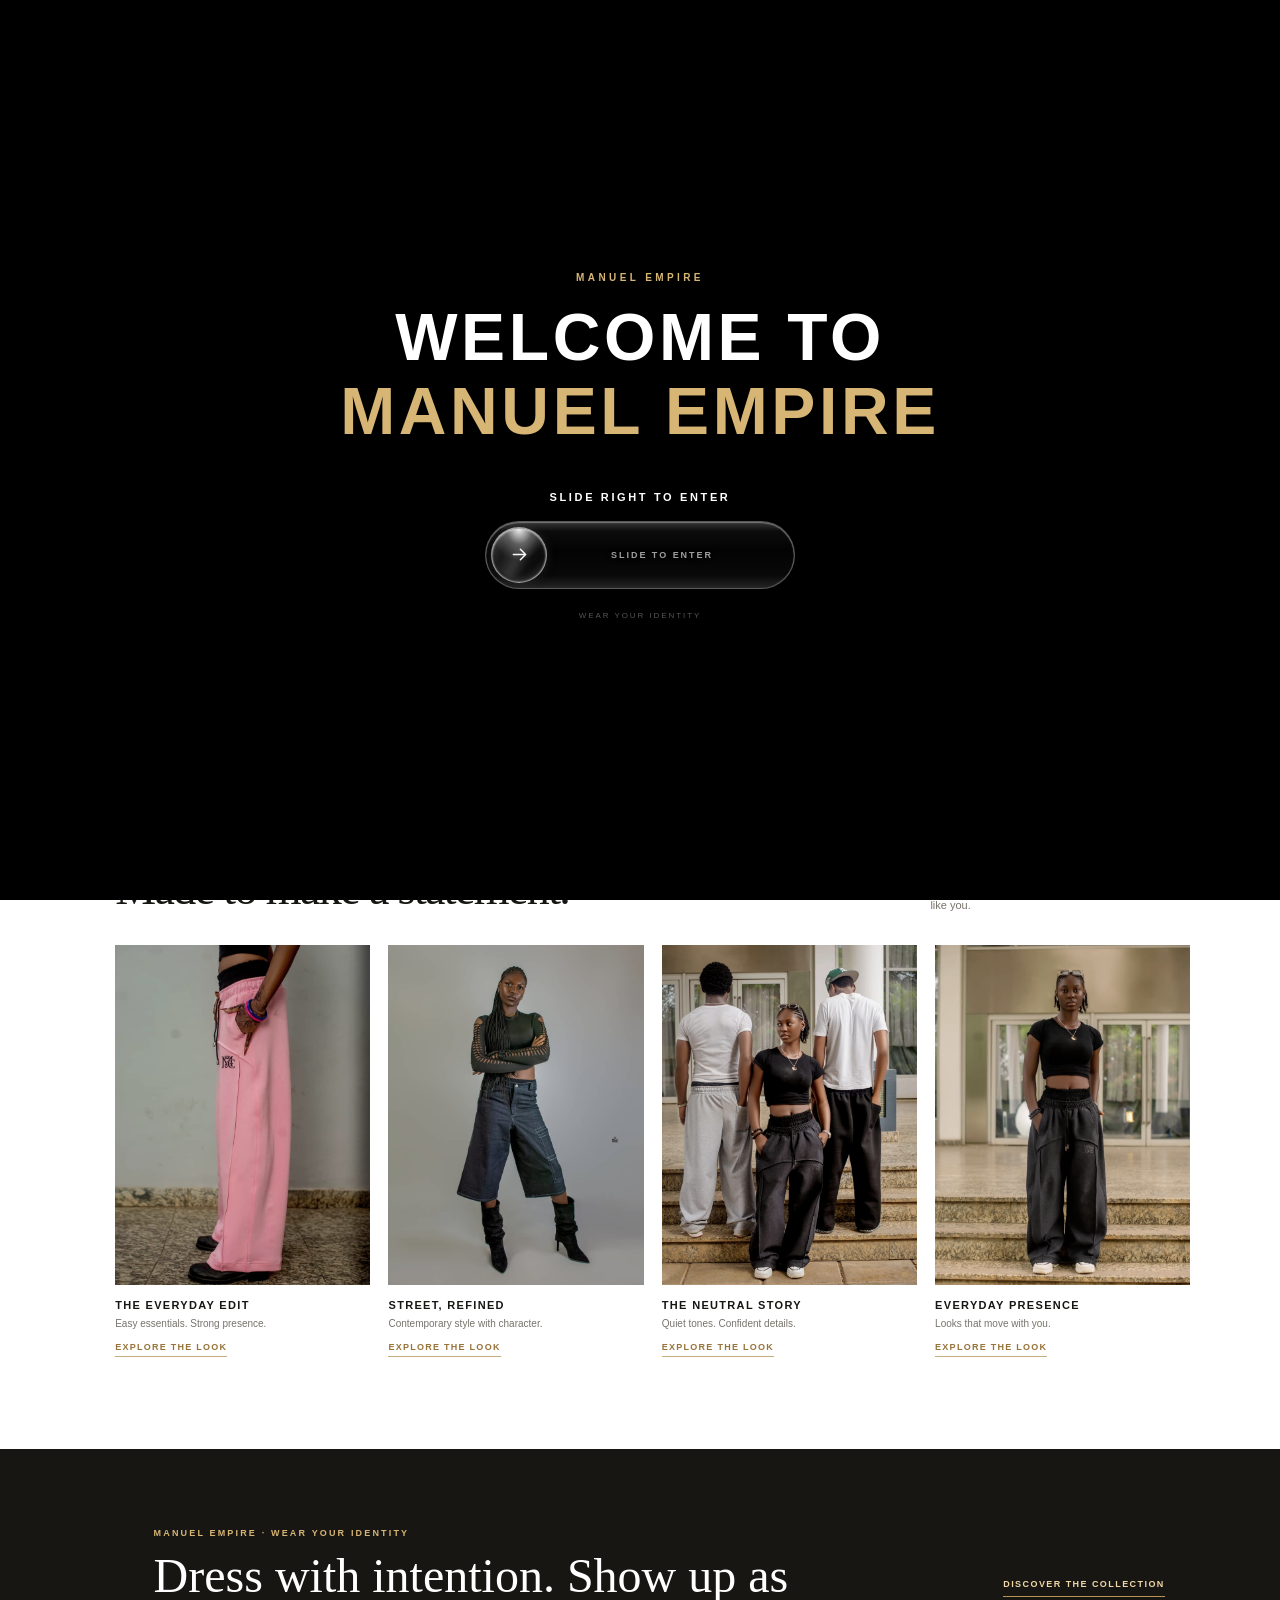
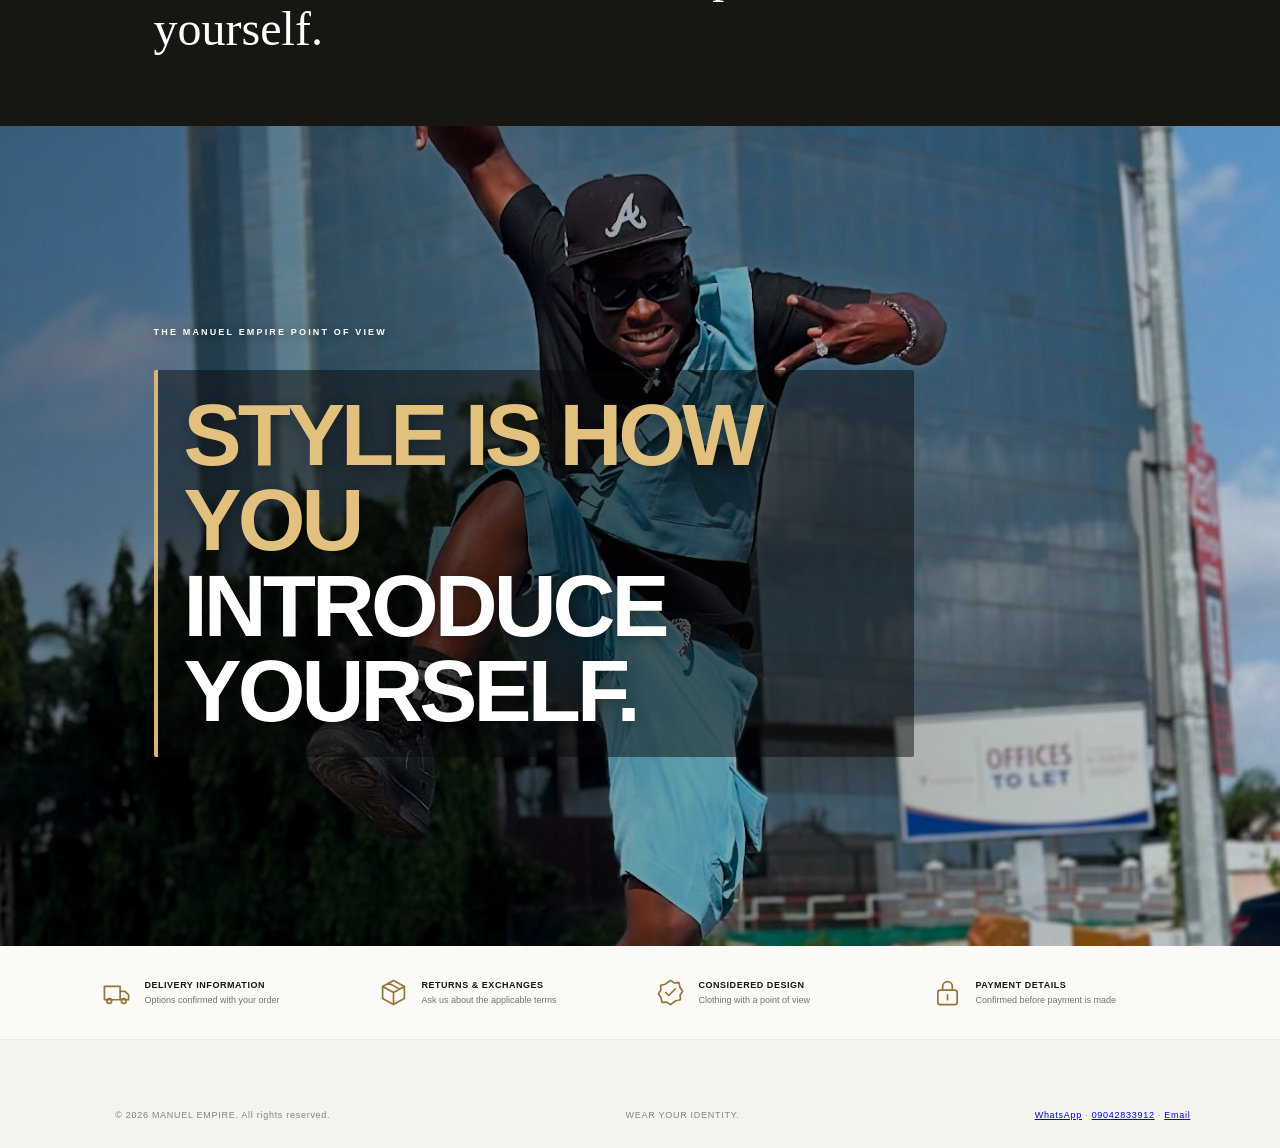
<file: index.html>
<!doctype html>
<html lang="en">
<head>
<meta charset="UTF-8">
<meta name="viewport" content="width=device-width, initial-scale=1.0">
<meta name="theme-color" content="#ffffff">
<title>MANUEL EMPIRE</title>
<style>
:root{--gold:#b89452;--gold-deep:#98743a;--ink:#171613;--paper:#fff;--ivory:#f5f3ee;--muted:#77736b}
*{box-sizing:border-box}
html{scroll-behavior:smooth}
body{margin:0;background:var(--paper);color:var(--ink);font-family:Arial,Helvetica,sans-serif}
.site-header{height:82px;display:flex;align-items:center;justify-content:center;padding:0 5vw;background:linear-gradient(180deg,rgba(255,255,255,.22) 0%,rgba(255,255,255,.09) 55%,rgba(255,255,255,.055) 100%);position:fixed;top:0;left:0;width:100%;z-index:30;border:0;box-shadow:inset 0 1px 0 rgba(255,255,255,.52),inset 0 -1px 0 rgba(255,255,255,.12),0 8px 28px rgba(25,20,12,.08);backdrop-filter:blur(38px) saturate(185%);-webkit-backdrop-filter:blur(38px) saturate(185%);isolation:isolate;overflow:hidden}.brand{position:relative;z-index:1}.brand{position:relative;z-index:1}
.brand{margin:0;color:#fff;font-family:Georgia,'Times New Roman',serif;font-size:22px;font-weight:600;letter-spacing:.16em;white-space:nowrap;text-align:center;text-shadow:0 1px 12px rgba(0,0,0,.28)}
.header-note{color:#615c52;font-size:10px;letter-spacing:.18em;text-transform:uppercase}
.side-nav{position:fixed;left:2.8vw;top:50%;transform:translateY(-50%);display:flex;flex-direction:column;align-items:center;gap:14px;padding:14px 8px;width:60px;z-index:20;border-radius:999px;background:linear-gradient(145deg,rgba(255,255,255,.28) 0%,rgba(255,255,255,.14) 42%,rgba(255,255,255,.075) 100%);backdrop-filter:blur(32px) saturate(190%);-webkit-backdrop-filter:blur(32px) saturate(190%);box-shadow:inset 0 1.5px 1px rgba(255,255,255,.78),inset 1px 0 1px rgba(255,255,255,.3),inset 0 -1px 1px rgba(184,148,82,.24),0 12px 32px rgba(20,17,12,.18);isolation:isolate;overflow:hidden}
.nav-link{position:relative;z-index:1;display:grid;place-items:center;width:40px;height:40px;padding:0;color:#fff;background:rgba(255,255,255,.035);border:0;border-radius:50%;text-decoration:none;transition:color .2s,transform .2s,background .2s,box-shadow .2s;mix-blend-mode:difference}
.nav-link:hover,.nav-link:focus-visible{color:#fff;transform:translateX(2px);background:transparent;box-shadow:none;outline:none;mix-blend-mode:difference}
.nav-link svg{width:23px;height:23px;fill:none;stroke:currentColor;stroke-width:1.65;stroke-linecap:round;stroke-linejoin:round}
.hero{height:min(760px,100svh);min-height:620px;position:relative;overflow:hidden;background:#171613;display:flex;align-items:center;padding:60px 7vw 55px 8.5vw}
.hero::before{content:"";position:absolute;inset:0;background:linear-gradient(90deg,rgba(0,0,0,.68) 0%,rgba(0,0,0,.32) 48%,rgba(0,0,0,.08) 100%);z-index:1}

.hero-image{position:absolute;z-index:0;inset:0;width:100%;height:100%;object-fit:cover;object-position:center;mix-blend-mode:normal;filter:none}
.hero-copy{position:relative;z-index:2;width:min(520px,48%);align-self:center;margin-top:45px;color:#fff}
.kicker{margin:0 0 18px;color:#e2c58b;font-size:10px;font-weight:700;letter-spacing:.32em;text-transform:uppercase}
.hero-copy h2{font-family:Arial,Helvetica,sans-serif;font-size:clamp(30px,3.4vw,48px);font-weight:800;letter-spacing:-.055em;line-height:.98;text-transform:uppercase;color:#fff}
.hero-copy p{max-width:300px;color:rgba(255,255,255,.88);font-size:12px;line-height:1.8}
.hero-actions{display:flex;align-items:center;gap:24px;margin-top:26px;flex-wrap:wrap}
.primary-link{display:inline-flex;align-items:center;justify-content:center;min-height:43px;padding:0 23px;background:var(--gold);color:#fff;text-decoration:none;font-size:9px;font-weight:700;letter-spacing:.14em;text-transform:uppercase}
.text-link{color:#fff;text-decoration:none;border-bottom:1px solid #d7b574;padding-bottom:5px;font-size:9px;font-weight:700;letter-spacing:.12em;text-transform:uppercase}
.hero-caption{position:absolute;z-index:2;right:6.5%;bottom:55px;color:#f0d7a5;font-size:10px;line-height:2;letter-spacing:.25em;text-transform:uppercase}
.category-band{background:#171613;color:#fff;padding:24px 7vw 24px 9vw;display:grid;grid-template-columns:repeat(2,minmax(0,1fr));gap:20px}
.category{display:flex;align-items:center;gap:15px;min-width:0}
.category img{width:78px;height:98px;object-fit:cover;filter:grayscale(100%)}
.category h3{margin:0 0 8px;font-size:13px;font-weight:500;letter-spacing:.12em}
.category p{margin:0 0 10px;color:#d5d0c7;font-size:9px;line-height:1.55}
.category a{color:#e4c98e;text-decoration:none;font-size:9px;letter-spacing:.1em;text-transform:uppercase;border-bottom:1px solid #a98a52;padding-bottom:4px}
.season{min-height:355px;position:relative;overflow:hidden;background:#eeece6;display:flex;align-items:center;padding:55px 8.5vw}
.season-copy{position:relative;z-index:2;max-width:280px}
.season-copy h2{margin:12px 0;font-family:Arial,sans-serif;font-size:clamp(42px,5vw,66px);line-height:.95;letter-spacing:-.05em;text-transform:uppercase}
.season-copy p{max-width:220px;color:#625e56;font-size:12px;line-height:1.7}
.season-image{position:absolute;right:9%;bottom:0;width:52%;height:100%;object-fit:contain;object-position:center bottom;mix-blend-mode:multiply;filter:grayscale(100%)}
.benefits{display:grid;grid-template-columns:repeat(4,1fr);gap:20px;padding:32px 7vw 32px 8vw;background:#fbfaf7;border-bottom:1px solid #eeeae2}
.benefit{display:flex;align-items:center;gap:13px}
.benefit svg{width:29px;height:29px;flex:0 0 auto;fill:none;stroke:var(--gold-deep);stroke-width:1.4;stroke-linecap:round;stroke-linejoin:round}
.benefit strong{display:block;margin-bottom:5px;font-size:9px;letter-spacing:.06em;text-transform:uppercase}
.benefit span{display:block;color:var(--muted);font-size:9px}
.products{padding:45px 6vw 65px 7.5vw}
.section-heading{display:flex;align-items:center;justify-content:space-between;margin-bottom:25px}
.section-heading h2{margin:0;font-size:19px;font-weight:600;letter-spacing:.04em;text-transform:uppercase}
.section-heading a{color:var(--ink);font-size:9px;letter-spacing:.12em;text-transform:uppercase;text-decoration:none;border-bottom:1px solid var(--gold);padding-bottom:5px}
.product-grid{display:grid;grid-template-columns:repeat(4,minmax(0,1fr));gap:18px}
.product img{display:block;width:100%;aspect-ratio:3/4;object-fit:cover;filter:grayscale(100%);background:var(--ivory)}
.product h3{margin:12px 0 5px;font-size:11px;font-weight:500;letter-spacing:.04em}
.product p{margin:0;color:var(--gold-deep);font-size:10px}
.glass-panel{background:rgba(255,255,255,.58);border:1px solid rgba(184,148,82,.24);box-shadow:0 12px 38px rgba(35,29,18,.06);backdrop-filter:blur(18px);-webkit-backdrop-filter:blur(18px)}
.hero-copy h2{font-family:Arial,Helvetica,sans-serif;font-size:clamp(30px,3.4vw,48px);font-weight:800;letter-spacing:-.055em;line-height:.98;text-transform:uppercase}
.hero-copy h2 span{color:#d7b574;font-style:normal}
.hero,.category-band,.season,.benefits,.products{animation:soft-enter .8s ease both}
@keyframes soft-enter{from{opacity:0;transform:translateY(10px)}to{opacity:1;transform:translateY(0)}}
.primary-link,.text-link,.category a,.section-heading a{transition:all .25s ease}
.primary-link:hover{background:var(--gold-deep);transform:translateY(-2px)}
.hero .primary-link{min-height:0;padding:0 0 6px;background:transparent;color:#fff;border:0;border-bottom:1px solid #d7b574}
.hero .primary-link:hover{background:transparent;color:#e2c58b;transform:translateY(-2px)}
@media(max-width:700px){
 .site-header{height:68px;padding:0 18px;background:linear-gradient(180deg,rgba(255,255,255,.22),rgba(255,255,255,.07));backdrop-filter:blur(32px) saturate(185%);-webkit-backdrop-filter:blur(32px) saturate(185%)}.brand{font-size:16px;letter-spacing:.12em;text-align:center}.header-note{font-size:8px;letter-spacing:.08em}
 .side-nav{left:9px;gap:10px;width:52px;padding:11px 6px;border-radius:999px;backdrop-filter:blur(28px) saturate(185%);-webkit-backdrop-filter:blur(28px) saturate(185%)}.nav-link{width:36px;height:36px}.nav-link svg{width:20px;height:20px}
 .hero{height:650px;min-height:650px;padding:58px 22px 260px 68px;align-items:flex-start}
 
 .hero-image{inset:0;width:100%;height:100%;object-position:center}
 .hero-copy{width:100%;max-width:420px;margin-top:0}.kicker{font-size:8px;letter-spacing:.22em}.hero-copy h2{font-size:27px}.hero-copy p{font-size:11px;max-width:230px}
 .hero-actions{gap:14px;margin-top:18px}.primary-link{min-height:39px;padding:0 14px;font-size:8px}.text-link{font-size:8px}
 .hero-caption{right:13px;bottom:22px;font-size:8px}
 .category-band{grid-template-columns:repeat(2,minmax(0,1fr));gap:10px;padding:18px 12px 18px 54px}
 .category{flex-direction:column;align-items:center;gap:10px;text-align:center}.category img{width:100%;max-width:100px;height:88px}.category h3{font-size:11px}.category p{font-size:8px;margin-bottom:8px}.category a{font-size:8px}
 .season{min-height:390px;padding:38px 20px 220px 68px;align-items:flex-start}
 .season-copy h2{font-size:45px}.season-image{right:0;width:80%;height:57%}
 .benefits{grid-template-columns:repeat(2,1fr);gap:22px;padding:25px 18px 25px 68px}
 .benefit{gap:9px}.benefit svg{width:24px;height:24px}.benefit strong{font-size:8px}.benefit span{font-size:8px}
 .products{padding:35px 16px 45px 68px}.section-heading h2{font-size:15px}.product-grid{grid-template-columns:repeat(2,minmax(0,1fr));gap:17px 12px}
}




/* MANUEL EMPIRE — unified adaptive Liquid Glass */
html{scroll-behavior:smooth;scroll-padding-top:88px}
.site-header{
  background:rgba(255,255,255,.075) !important;
  border:0 !important;outline:0 !important;
  box-shadow:0 8px 28px rgba(20,18,14,.045),inset 0 1px 0 rgba(255,255,255,.16) !important;
  -webkit-backdrop-filter:blur(26px) saturate(155%) !important;
  backdrop-filter:blur(26px) saturate(155%) !important;
  isolation:isolate;overflow:hidden;
}
.site-header:before{
  content:"";position:absolute;inset:0;z-index:0;pointer-events:none;
  background:radial-gradient(ellipse at 50% -90%,rgba(255,255,255,.25),transparent 68%),linear-gradient(110deg,transparent 10%,rgba(255,255,255,.075) 48%,transparent 86%);
}
.site-header:after{
  content:"";position:absolute;inset:0;z-index:0;pointer-events:none;
  background:linear-gradient(110deg,transparent 36%,rgba(255,255,255,.10) 49%,transparent 62%);
  transform:translateX(-115%);animation:me-soft-refraction 16s ease-in-out infinite;
}
.brand,.header-note{position:relative;z-index:1}
.side-nav{
  background:rgba(255,255,255,.075) !important;
  border:0 !important;outline:0 !important;
  box-shadow:0 12px 34px rgba(16,15,12,.12),inset 0 1px 0 rgba(255,255,255,.20),inset 0 -1px 0 rgba(255,255,255,.06) !important;
  -webkit-backdrop-filter:blur(24px) saturate(160%) !important;
  backdrop-filter:blur(24px) saturate(160%) !important;
  isolation:isolate;overflow:hidden;
}
.side-nav:before{
  content:"";position:absolute;inset:0;z-index:0;pointer-events:none;border-radius:inherit;
  background:radial-gradient(ellipse at 35% 0%,rgba(255,255,255,.22),transparent 54%),linear-gradient(115deg,rgba(255,255,255,.09),transparent 42%,rgba(255,255,255,.035) 76%,rgba(255,255,255,.08));
}
.side-nav:after{
  content:"";position:absolute;inset:0;z-index:0;pointer-events:none;border-radius:inherit;
  background:linear-gradient(112deg,transparent 30%,rgba(255,255,255,.09) 49%,transparent 67%);
  transform:translateX(-115%);animation:me-soft-refraction 18s ease-in-out infinite;
}
.nav-link{
  background:transparent !important;border:0 !important;outline:0 !important;
  box-shadow:none !important;border-radius:50%;
  transition:color .32s ease,transform .42s cubic-bezier(.2,.8,.2,1) !important;
}
.nav-link:hover,.nav-link:focus-visible,.nav-link:active{
  background:transparent !important;box-shadow:none !important;
  color:var(--gold-deep) !important;transform:scale(1.10) !important;
}
.nav-link svg{filter:drop-shadow(0 1px 2px rgba(0,0,0,.12))}
.site-header,.side-nav{will-change:backdrop-filter}
[id]{scroll-margin-top:88px}
@keyframes me-soft-refraction{
  0%,72%,100%{transform:translateX(-115%)}
  86%{transform:translateX(115%)}
}
@media(max-width:700px){
 html{scroll-padding-top:74px}
 [id]{scroll-margin-top:74px}
 .site-header{-webkit-backdrop-filter:blur(22px) saturate(150%) !important;backdrop-filter:blur(22px) saturate(150%) !important}
 .side-nav{-webkit-backdrop-filter:blur(20px) saturate(155%) !important;backdrop-filter:blur(20px) saturate(155%) !important}
}
@media(prefers-reduced-motion:reduce){
 html{scroll-behavior:auto}
 .site-header:after,.side-nav:after{animation:none}
 *{transition-duration:.01ms !important}
}
@view-transition{navigation:auto}
::view-transition-old(root){animation:me-soft-out .18s ease both}
::view-transition-new(root){animation:me-soft-in .32s cubic-bezier(.2,.75,.25,1) both}
::view-transition-group(me-header),::view-transition-group(me-nav){animation-duration:.32s}
@keyframes me-soft-out{to{opacity:.82;filter:blur(2px)}}
@keyframes me-soft-in{from{opacity:.82;filter:blur(2px)}to{opacity:1;filter:blur(0)}}


/* Restore previous 80%-transparent header treatment */
.site-header{
  background:rgba(255,255,255,.20) !important;
  border:0 !important;outline:0 !important;
  box-shadow:none !important;
  -webkit-backdrop-filter:blur(8px) saturate(1.55) contrast(1.035) !important;
  backdrop-filter:blur(8px) saturate(1.55) contrast(1.035) !important;
  isolation:isolate;overflow:hidden;
}
.site-header:before{content:none !important;display:none !important}
.site-header:after{
  content:"";position:absolute;inset:0;z-index:0;pointer-events:none;
  background:
    radial-gradient(ellipse 58% 85% at 50% -38%,rgba(255,255,255,.105),transparent 76%),
    linear-gradient(112deg,transparent 36%,rgba(255,255,255,.035) 49%,transparent 62%);
  opacity:.72;animation:me-clear-glint 19s ease-in-out infinite;
}
.brand,.header-note{position:relative;z-index:1}
@keyframes me-clear-glint{
  0%,76%,100%{opacity:.35;transform:translateX(-1%)}
  88%{opacity:.8;transform:translateX(1%)}
}
@media(max-width:700px){
 .site-header{
  background:rgba(255,255,255,.20) !important;
  -webkit-backdrop-filter:blur(6px) saturate(1.45) contrast(1.025) !important;
  backdrop-filter:blur(6px) saturate(1.45) contrast(1.025) !important;
 }
}
/* Side navigation is deliberately plain: five original icons, no glass */
.side-nav{
  background:transparent !important;border:0 !important;outline:0 !important;
  box-shadow:none !important;
  -webkit-backdrop-filter:none !important;backdrop-filter:none !important;
  overflow:visible !important;isolation:auto !important;
}
.side-nav:before,.side-nav:after{content:none !important;display:none !important}
.nav-link{
  background:transparent !important;border:0 !important;outline:0 !important;
  box-shadow:none !important;border-radius:0 !important;
  -webkit-backdrop-filter:none !important;backdrop-filter:none !important;
  transition:color .32s ease,transform .38s cubic-bezier(.2,.8,.2,1) !important;
}
.nav-link:hover,.nav-link:focus-visible,.nav-link:active{
  background:transparent !important;box-shadow:none !important;
  transform:translateX(2px) !important;
}
.nav-link svg{filter:none !important}
/* Other action buttons get a clear, softly glossy glass finish */
.primary-link,.category a,.section-heading a{
  background:linear-gradient(135deg,rgba(255,255,255,.22),rgba(255,255,255,.10)) !important;
  border:0 !important;border-radius:999px;
  box-shadow:0 7px 22px rgba(25,20,12,.055),inset 0 1px 0 rgba(255,255,255,.50),inset 0 -1px 0 rgba(255,255,255,.12) !important;
  -webkit-backdrop-filter:blur(13px) saturate(1.75) !important;
  backdrop-filter:blur(13px) saturate(1.75) !important;
  transition:transform .35s ease,box-shadow .35s ease,background .35s ease !important;
}
.primary-link:hover,.category a:hover,.section-heading a:hover{
  background:linear-gradient(135deg,rgba(255,255,255,.30),rgba(255,255,255,.14)) !important;
  box-shadow:0 10px 26px rgba(25,20,12,.075),inset 0 1px 0 rgba(255,255,255,.62) !important;
  transform:translateY(-2px);
}
.hero .primary-link{
  background:transparent !important;box-shadow:none !important;border-radius:0;
  -webkit-backdrop-filter:none !important;backdrop-filter:none !important;
  border:0 !important;border-bottom:1px solid #d7b574 !important;
}
.hero .primary-link:hover{background:transparent !important;box-shadow:none !important}
.brand,.header-note{position:relative;z-index:1}
@keyframes me-liquid-reflection{
  0%,62%,100%{transform:translateX(-105%)}
  82%{transform:translateX(105%)}
}
@media(max-width:700px){
  .site-header{
    background:linear-gradient(135deg,rgba(255,255,255,.22),rgba(255,255,255,.12) 55%,rgba(255,255,255,.18)) !important;
    -webkit-backdrop-filter:blur(12px) saturate(1.7) contrast(1.04) !important;
    backdrop-filter:blur(12px) saturate(1.7) contrast(1.04) !important;
  }
}
@media(prefers-reduced-motion:reduce){.site-header:after{animation:none}}



/* Storefront additions */
.brand-story{padding:86px 6vw 88px 9vw;display:grid;grid-template-columns:.72fr 1.28fr;gap:4vw;align-items:center;background:#f5f3ee}
.brand-story .eyebrow,.editorial-strip .eyebrow{color:var(--gold-deep);font-size:9px;font-weight:700;letter-spacing:.24em;text-transform:uppercase}
.brand-story h2{max-width:560px;margin:15px 0 18px;font-family:Arial,Helvetica,sans-serif;font-size:clamp(34px,4.5vw,64px);font-weight:800;line-height:.98;letter-spacing:-.045em}
.brand-story p{max-width:430px;color:#625e56;font-size:13px;line-height:1.9}
.story-mark{width:100%;min-height:600px;aspect-ratio:4/5;display:flex;align-items:center;justify-content:center;position:relative;background:#e8e2d7;overflow:hidden}
.story-mark:before{content:"";position:absolute;width:68%;aspect-ratio:1;border:1px solid rgba(152,116,58,.5);border-radius:50%}
.story-mark span{position:relative;color:#98743a;font-family:Georgia,serif;font-size:clamp(25px,4vw,48px);letter-spacing:.12em;text-align:center}
.story-mark img{position:absolute;inset:0;width:100%;height:100%;display:block;object-fit:cover;object-position:center}
.featured{padding:82px 7vw 88px 9vw;background:#fff}
.featured-head{display:flex;justify-content:space-between;align-items:end;gap:20px;margin-bottom:30px}
.featured-head .eyebrow{margin:0 0 10px;color:var(--gold-deep);font-size:9px;font-weight:700;letter-spacing:.22em}
.featured-head h2{margin:0;font-family:Georgia,serif;font-size:clamp(30px,4vw,46px);font-weight:500;letter-spacing:-.035em}
.featured-head>p{max-width:260px;margin:0;color:var(--muted);font-size:11px;line-height:1.7}
.look-grid{display:grid;grid-template-columns:repeat(4,minmax(0,1fr));gap:18px}
.look-card{min-width:0}
.look-card img{display:block;width:100%;aspect-ratio:3/4;object-fit:cover;background:var(--ivory);filter:saturate(.82);transition:transform .6s cubic-bezier(.2,.7,.2,1)}
.look-card a{display:block;overflow:hidden;text-decoration:none;color:inherit}
.look-card a:hover img{transform:scale(1.035)}
.look-card h3{margin:14px 0 5px;font-size:11px;font-weight:600;letter-spacing:.12em;text-transform:uppercase}
.look-card p{margin:0;color:var(--muted);font-size:10px;line-height:1.6}
.look-card .look-link{display:inline-block;margin-top:10px;color:var(--gold-deep);font-size:9px;font-weight:700;letter-spacing:.14em;text-transform:uppercase;border-bottom:1px solid #c8ad7c;padding-bottom:4px}
.editorial-strip{padding:70px 9vw 70px 12vw;background:#171613;color:#fff;display:flex;justify-content:space-between;align-items:center;gap:30px}
.editorial-strip h2{max-width:660px;margin:12px 0 0;font-family:Georgia,serif;font-size:clamp(28px,4vw,48px);font-weight:400;line-height:1.1}
.editorial-strip .eyebrow{color:#d7b574}
.editorial-strip a{flex:0 0 auto;color:#f0d7a5;text-decoration:none;font-size:9px;font-weight:700;letter-spacing:.16em;text-transform:uppercase;border-bottom:1px solid #b89452;padding-bottom:7px}
.site-footer{padding:50px 7vw 28px 9vw;background:#f5f3ee;color:#171613}
.footer-top{display:flex;justify-content:space-between;gap:30px;align-items:start;padding-bottom:38px;border-bottom:1px solid rgba(152,116,58,.22)}
.footer-brand{font-family:Georgia,serif;font-size:20px;letter-spacing:.14em}
.footer-tagline{max-width:250px;margin:12px 0 0;color:#77736b;font-size:11px;line-height:1.7}
.footer-links{display:flex;gap:24px;flex-wrap:wrap}
.footer-links a{color:#514c43;text-decoration:none;font-size:9px;letter-spacing:.12em;text-transform:uppercase}
.footer-bottom{display:flex;justify-content:space-between;gap:15px;padding-top:20px;color:#898276;font-size:9px;letter-spacing:.08em}
@media(max-width:700px){
 .brand-story{padding:65px 22px 65px 68px;grid-template-columns:1fr;gap:26px}
 .story-mark{min-height:390px;aspect-ratio:4/5}
 .featured{padding:62px 16px 65px 68px}
 .featured-head{display:block}.featured-head>p{margin-top:12px}
 .look-grid{grid-template-columns:repeat(2,minmax(0,1fr));gap:24px 12px}
 .look-card h3{font-size:9px}.look-card p{font-size:9px}
 .editorial-strip{padding:55px 20px 55px 68px;display:block}
 .editorial-strip a{display:inline-block;margin-top:22px}
 .site-footer{padding:42px 18px 24px 68px}
 .footer-top{display:block}.footer-links{margin-top:25px;gap:16px}
 .footer-bottom{display:block;line-height:1.8}
}


.brand-story{position:relative;display:flex;align-items:center;min-height:min(820px,92vh);padding:100px 9vw 100px 12vw;overflow:hidden;background:#e9e5dc}
.brand-story:before{content:"";position:absolute;inset:0;z-index:1;pointer-events:none;background:linear-gradient(90deg,rgba(0,0,0,.10) 0%,rgba(0,0,0,.08) 36%,rgba(0,0,0,.04) 66%,rgba(0,0,0,.02) 100%)}
.brand-story .story-copy{position:relative;z-index:2;width:min(650px,58%);padding:28px 0}
.brand-story .eyebrow{color:#fff!important;font-weight:700;text-shadow:0 2px 12px rgba(0,0,0,.65)}
.brand-story h2{max-width:680px;margin:20px 0 0;font-size:clamp(42px,6.2vw,88px);font-weight:850;line-height:.94;letter-spacing:-.055em;text-transform:uppercase}
.brand-story h2 span{display:block;color:#b89452}
.brand-story h2 strong{display:block;color:#171613;font-weight:850}
.brand-story .story-mark:before{content:none;display:none}
.brand-story .story-mark{position:absolute;inset:0;z-index:0;width:100%;height:100%;min-height:100%;aspect-ratio:auto;background:#e8e2d7}
.brand-story .story-mark img{position:absolute;inset:0;width:100%;height:100%;object-fit:cover;object-position:center}
@media(max-width:700px){
 .brand-story{min-height:680px;padding:90px 22px 75px 68px;align-items:flex-start}
 .brand-story:before{background:linear-gradient(180deg,rgba(0,0,0,.10) 0%,rgba(0,0,0,.07) 42%,rgba(0,0,0,.02) 100%)}
 .brand-story .story-copy{width:100%;padding:12px 0}
 .brand-story h2{font-size:clamp(38px,10vw,58px);line-height:.98}
 .brand-story .story-mark{min-height:100%;aspect-ratio:auto}
}


/* Brand-story heading contrast: champagne gold + white over a gentle dark image wash */
.brand-story:before{
  background:linear-gradient(90deg,rgba(0,0,0,.20) 0%,rgba(0,0,0,.16) 42%,rgba(0,0,0,.10) 72%,rgba(0,0,0,.06) 100%);
}
.brand-story h2 span{
  color:#d7b574 !important;
  text-shadow:0 2px 14px rgba(0,0,0,.30);
}
.brand-story h2 strong{
  color:#fff !important;
  font-weight:850;
  text-shadow:0 2px 16px rgba(0,0,0,.38);
}
/* Make the brand statement unmistakable over the photograph */
.brand-story:before{
  background:linear-gradient(90deg,rgba(0,0,0,.42) 0%,rgba(0,0,0,.28) 52%,rgba(0,0,0,.10) 100%);
}
.brand-story .story-copy{width:min(760px,76%);padding:0}
.brand-story h2{
  display:inline-block;
  max-width:100%;
  padding:22px 26px 24px;
  background:rgba(8,8,8,.48);
  border-left:4px solid #d7b574;
  border-radius:2px;
  font-size:clamp(46px,6.8vw,92px);
  line-height:.98;
  letter-spacing:-.045em;
  text-shadow:0 3px 18px rgba(0,0,0,.72);
}
.brand-story h2 span{color:#e2c17f!important}
.brand-story h2 strong{color:#fff!important}
@media(max-width:700px){
  .brand-story{min-height:680px;padding:88px 18px 70px 64px}
  .brand-story:before{
    background:linear-gradient(180deg,rgba(0,0,0,.38) 0%,rgba(0,0,0,.28) 58%,rgba(0,0,0,.14) 100%);
  }
  .brand-story .story-copy{width:100%;padding:0}
  .brand-story h2{
    display:block;
    width:100%;
    padding:18px 15px 20px;
    font-size:clamp(34px,9vw,52px);
    line-height:1.02;
    letter-spacing:-.04em;
    border-left-width:3px;
    background:rgba(5,5,5,.58);
  }
  .brand-story h2 span,.brand-story h2 strong{
    text-shadow:0 2px 16px rgba(0,0,0,.75);
  }
}


</style>
<style>
/* Side navigation category pop-out */
.category-dim{position:fixed;inset:0;z-index:35;border:0;padding:0;background:rgba(12,11,9,.30);opacity:0;visibility:hidden;transition:opacity .28s ease,visibility .28s ease;cursor:pointer}
.category-popout{position:fixed;left:78px;z-index:45;display:flex;flex-direction:column;gap:4px;min-width:142px;padding:8px;background:rgba(255,255,255,.96);border:1px solid rgba(197,162,101,.4);box-shadow:0 12px 35px rgba(0,0,0,.14);opacity:0;visibility:hidden;transform:translateX(-8px);transition:opacity .28s ease,transform .28s ease,visibility .28s ease}
.category-popout a{display:block;padding:13px 15px;color:#171613;text-decoration:none;font-size:10px;font-weight:700;letter-spacing:.18em}
.category-popout a:hover{background:#f2ecdf;color:#98743a}
body.categories-open .category-dim{opacity:1;visibility:visible}
body.categories-open .category-popout{opacity:1;visibility:visible;transform:translateX(0)}
body.categories-open main,body.categories-open .site-header,body.categories-open .collection-note,body.categories-open .collection-footer{filter:blur(1.5px);transition:filter .28s ease}
@media(max-width:700px){.category-popout{left:66px;min-width:130px}.category-popout a{padding:12px;font-size:9px}}
</style>
<style>
.category-popout{
 position:fixed;z-index:45;display:flex;flex-direction:row;align-items:flex-start;gap:18px;
 min-width:0;padding:0;background:transparent;border:0;box-shadow:none;
 opacity:0;visibility:hidden;transform:translateY(-9px);
 transition:opacity .28s ease,transform .28s ease,visibility .28s ease
}
.category-popout .category-choice{
 display:flex;flex-direction:column;align-items:center;gap:7px;width:86px;padding:0;
 color:#171613;background:transparent;text-decoration:none;
 font-size:10px;font-weight:700;letter-spacing:.16em
}
.category-popout .category-choice img{
 display:block;width:78px;height:88px;object-fit:cover;filter:grayscale(100%);
 border:1px solid rgba(197,162,101,.7)
}
.category-popout .category-choice span{color:#d2b477;text-shadow:0 1px 5px rgba(0,0,0,.18)}
body.categories-open .category-popout{opacity:1;visibility:visible;transform:translateY(0)}
@media(max-width:700px){
 .category-popout{gap:12px}
 .category-popout .category-choice{width:72px;font-size:9px}
 .category-popout .category-choice img{width:66px;height:76px}
}
</style>
<style id="nav-contrast-fix">
.side-nav .nav-link,.side-nav .nav-link:hover,.side-nav .nav-link:focus-visible,.side-nav .nav-link:active{
 color:#b89452 !important;
 mix-blend-mode:normal !important;
}
.side-nav .nav-link svg{stroke:#b89452 !important}

/* Official MANUEL EMPIRE crown monogram */
.brand{display:inline-flex!important;align-items:center!important;justify-content:center!important;gap:10px!important}
.brand-mark{display:block;width:31px;height:42px;flex:0 0 auto;object-fit:contain;mix-blend-mode:screen;filter:drop-shadow(0 1px 2px rgba(184,148,82,.16))}
.brand span{display:inline-block}
@media(max-width:700px){.brand{gap:8px!important}.brand-mark{width:25px;height:34px}}

/* Official MANUEL EMPIRE crown monogram */
.brand{display:inline-flex!important;align-items:center!important;justify-content:center!important;gap:10px!important}
.brand-mark{display:block;width:31px;height:42px;flex:0 0 auto;object-fit:contain;mix-blend-mode:screen;filter:drop-shadow(0 1px 2px rgba(184,148,82,.16))}
.brand span{display:inline-block}
@media(max-width:700px){.brand{gap:8px!important}.brand-mark{width:25px;height:34px}}

/* Homepage hero campaign slideshow: crossfade every four seconds */
.hero-image{transition:opacity 1.15s ease-in-out!important}
.hero-image-a,.hero-image-b{position:absolute;inset:0}
.hero-image-b{opacity:0}
.hero-image-b.is-visible{opacity:1}
.hero-image-a.is-hidden{opacity:0}
@media(prefers-reduced-motion:reduce){.hero-image{transition:none!important}}

/* Hide the brand kicker only while the second hero image is showing */
.hero-copy .kicker{transition:opacity .35s ease,visibility .35s ease}
.hero-copy .kicker.is-hidden{opacity:0;visibility:hidden}

/* Keep collection calls-to-action clean: no decorative arrows */
.editorial-strip a::before,.editorial-strip a::after,.look-link::before,.look-link::after{content:none!important;display:none!important}
.editorial-strip a,.look-card .look-link{background-image:none!important}
</style>
<meta name="description" content="Discover MANUEL EMPIRE — confident clothing, considered style and curated edits designed to help you wear your identity.">
<meta property="og:title" content="MANUEL EMPIRE">
<meta property="og:description" content="Discover MANUEL EMPIRE — confident clothing, considered style and curated edits designed to help you wear your identity.">
<meta property="og:type" content="website">
<meta name="theme-color" content="#ffffff">
<style id="me-accessibility-polish">a:focus-visible,button:focus-visible,[role="button"]:focus-visible,input:focus-visible,select:focus-visible,textarea:focus-visible{outline:2px solid #b89452!important;outline-offset:3px!important}::selection{background:#d9bd83;color:#171613}</style>
</head>
<body>
<header class="site-header"><h1 class="brand"><img class="brand-mark" src="IMG_6461.png" alt=""><span>MANUEL EMPIRE</span></h1></header>
<nav class="side-nav" aria-label="Main navigation">
<a class="nav-link" href="index.html" aria-label="Home" title="Home"><svg viewBox="0 0 24 24"><path d="m3 10 9-7 9 7"/><path d="M5 9v11h14V9M9 20v-7h6v7"/></svg></a>
<a class="nav-link" href="announcements.html" aria-label="Announcements" title="Announcements"><svg viewBox="0 0 24 24"><circle cx="12" cy="12" r="9"/><path d="M12 11v5M12 8h.01"/></svg></a>
<a class="nav-link" href="collection.html" aria-label="Bag" title="Bag"><svg viewBox="0 0 24 24"><path d="M4 7h16v13H4zM8 7V5a2 2 0 0 1 2-2h4a2 2 0 0 1 2 2v2M4 12h16M10 12v2h4v-2"/></svg></a>
<a class="nav-link" href="#" aria-label="Browse categories" title="Categories" data-category-toggle><svg viewBox="0 0 24 24"><rect x="3" y="3" width="7" height="7" rx="1"/><rect x="14" y="3" width="7" height="7" rx="1"/><rect x="3" y="14" width="7" height="7" rx="1"/><rect x="14" y="14" width="7" height="7" rx="1"/></svg></a>
<a class="nav-link" href="cart.html" aria-label="Cart" title="Cart"><svg viewBox="0 0 24 24"><path d="M3 4h2l2.1 11.1a2 2 0 0 0 2 1.6h8.8a2 2 0 0 0 2-1.6L21 8H6"/><circle cx="10" cy="20" r="1"/><circle cx="18" cy="20" r="1"/></svg></a>
</nav>
<main id="home">
<section class="hero">
<div class="hero-copy"><p class="kicker">MANUEL EMPIRE · WEAR YOUR IDENTITY</p><h2>DRESS LIKE<br>YOU <span>MEAN IT.</span></h2><div class="hero-actions"><a class="primary-link" href="collection.html">Shop now</a></div></div>
<img class="hero-image hero-image-a" src="A647A39C-ACEB-4CA0-A1F2-3A6843D99B3D.png" alt="MANUEL EMPIRE campaign look">
<img class="hero-image hero-image-b" src="IMG_6462.jpeg" alt="MANUEL EMPIRE campaign look" aria-hidden="true">
<div class="hero-caption">New collection<br>MANUEL EMPIRE</div>
</section>





<section class="featured" id="product">
  <div class="featured-head">
    <div><p class="eyebrow">A closer look</p><h2>Made to make a statement.</h2></div>
    <p>Explore the style direction of MANUEL EMPIRE. Discover the collection and find the pieces that feel like you.</p>
  </div>
  <div class="look-grid">
    <article class="look-card"><a href="collection.html"><img src="1.JPG" alt="Clean everyday T-shirt styling" loading="lazy"></a><h3>The everyday edit</h3><p>Easy essentials. Strong presence.</p><a class="look-link" href="collection.html">Explore the look</a></article>
    <article class="look-card"><a href="collection.html"><img src="7.JPG" alt="Modern streetwear styling" loading="lazy"></a><h3>Street, refined</h3><p>Contemporary style with character.</p><a class="look-link" href="collection.html">Explore the look</a></article>
    <article class="look-card"><a href="collection.html"><img src="15.JPG" alt="Curated neutral fashion outfit" loading="lazy"></a><h3>The neutral story</h3><p>Quiet tones. Confident details.</p><a class="look-link" href="collection.html">Explore the look</a></article>
    <article class="look-card"><a href="collection.html"><img src="18.JPG" alt="Effortless contemporary fashion" loading="lazy"></a><h3>Everyday presence</h3><p>Looks that move with you.</p><a class="look-link" href="collection.html">Explore the look</a></article>
  </div>
</section>
<section class="editorial-strip">
  <div><p class="eyebrow">MANUEL EMPIRE · WEAR YOUR IDENTITY</p><h2>Dress with intention. Show up as yourself.</h2></div>
  <a href="collection.html">Discover the collection</a>
</section>
<section class="brand-story" id="about">
  <div class="story-copy">
    <p class="eyebrow">THE MANUEL EMPIRE POINT OF VIEW</p>
    <h2><span>STYLE IS HOW YOU</span> <strong>INTRODUCE YOURSELF.</strong></h2>
  </div>
  <div class="story-mark" aria-label="Manuel Empire Wear Your Identity image"><img src="Look%20FLY%20.jpg" alt="MANUEL EMPIRE fashion look"></div>
</section>
<section class="benefits" id="service">
<div class="benefit"><svg viewBox="0 0 24 24"><path d="M2 7h13v11H2zM15 11h4l3 3v4h-7z"/><circle cx="6" cy="19" r="2"/><circle cx="18" cy="19" r="2"/></svg><div><strong>Delivery information</strong><span>Options confirmed with your order</span></div></div>
<div class="benefit"><svg viewBox="0 0 24 24"><path d="m12 2 9 5v10l-9 5-9-5V7zM3 7l9 5 9-5M12 12v10M8 4.2l9 5"/></svg><div><strong>Returns & exchanges</strong><span>Ask us about the applicable terms</span></div></div>
<div class="benefit"><svg viewBox="0 0 24 24"><path d="M12 2 15 4l4-.2.8 3.8L22 11l-2 3 .2 4-3.8.8L12 22l-3-2-4 .2-.8-3.8L2 13l2-3-.2-4 3.8-.8z"/><path d="m8 12 2.5 2.5L16 9"/></svg><div><strong>Considered design</strong><span>Clothing with a point of view</span></div></div>
<div class="benefit"><svg viewBox="0 0 24 24"><rect x="4" y="10" width="16" height="12" rx="2"/><path d="M8 10V7a4 4 0 0 1 8 0v3M12 14v4"/></svg><div><strong>Payment details</strong><span>Confirmed before payment is made</span></div></div>
</section>
<footer class="site-footer" id="cart">
  <div class="footer-bottom"><span>© 2026 MANUEL EMPIRE. All rights reserved.</span><span>WEAR YOUR IDENTITY.</span><span><a href="https://wa.me/2349042833912" target="_blank" rel="noopener">WhatsApp</a> · <a href="tel:+2349042833912">09042833912</a> · <a href="mailto:manuelempire380@gmail.com">Email</a></span></div>
</footer>

</main>

<script src="nav.js?v=full-polish-20261128"></script>

<script>
(()=>{
 const first=document.querySelector('.hero-image-a');
 const second=document.querySelector('.hero-image-b');
 const kicker=document.querySelector('.hero-copy .kicker');
 if(!first||!second||!kicker)return;
 if(window.matchMedia&&window.matchMedia("(prefers-reduced-motion: reduce)").matches)return;
 let showingSecond=false;
 window.setInterval(()=>{
   showingSecond=!showingSecond;
   first.classList.toggle('is-hidden',showingSecond);
   kicker.classList.toggle('is-hidden',showingSecond);
   second.classList.toggle('is-visible',showingSecond);
   second.setAttribute('aria-hidden',String(!showingSecond));
   first.setAttribute('aria-hidden',String(showingSecond));
 },8000);
})();
</script>
</body>
</html>
</file>
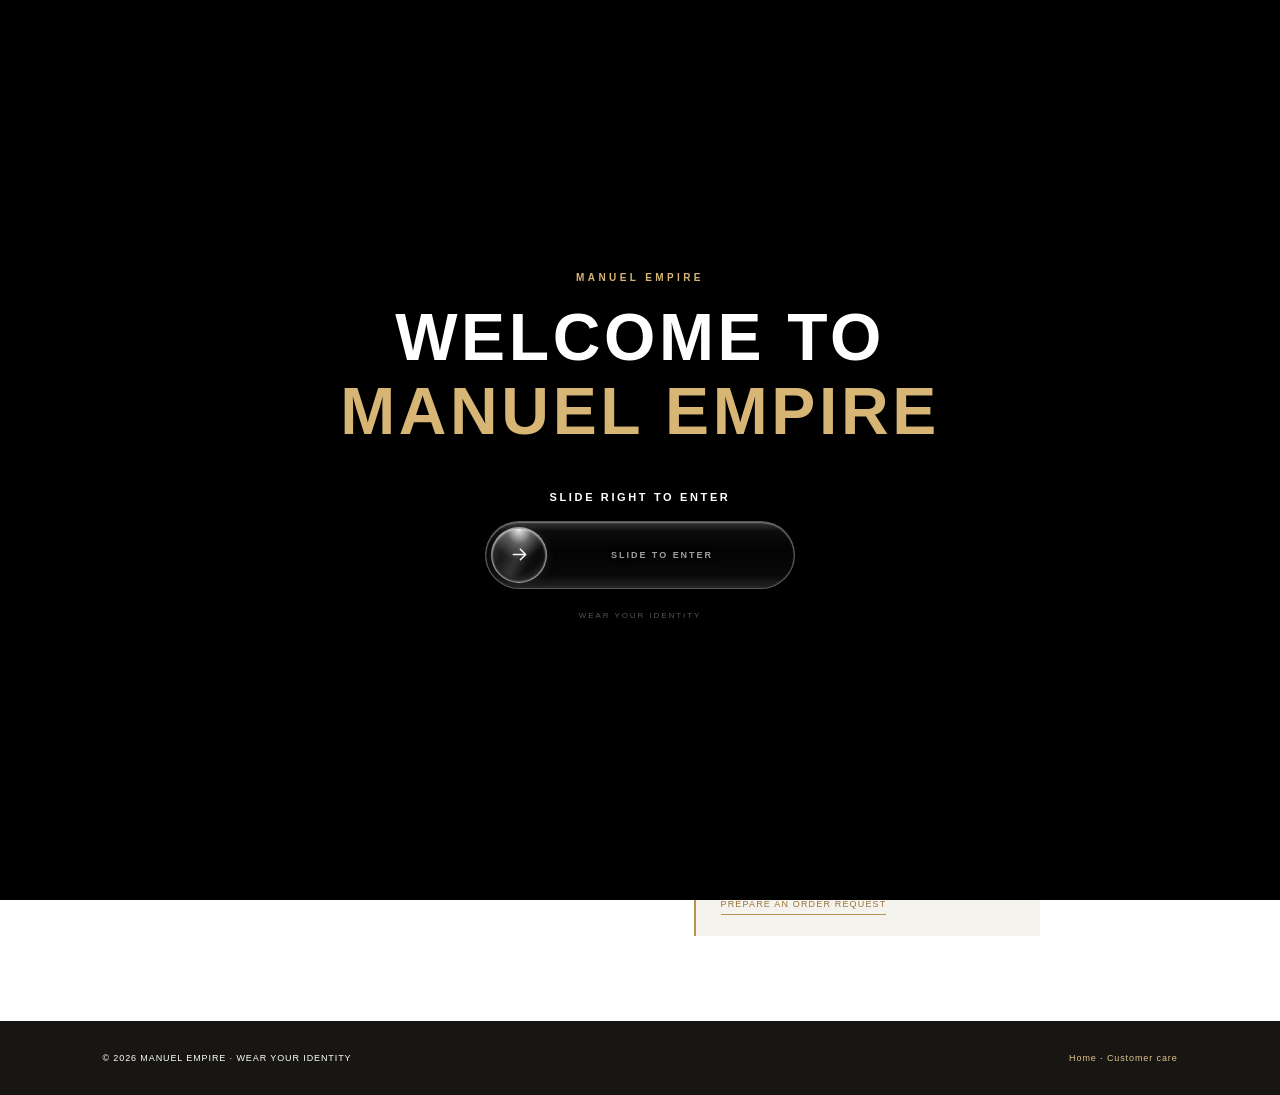
<file: contact.html>
<!doctype html>
<html lang="en">
<head>
<meta charset="UTF-8"><meta name="viewport" content="width=device-width,initial-scale=1"><meta name="theme-color" content="#ffffff">
<title>Contact | MANUEL EMPIRE</title>
<meta name="description" content="Get in touch with MANUEL EMPIRE. Questions about the collection, sizing or an order?">
<style>
:root{--gold:#b89452;--deep:#98743a;--ink:#171613;--muted:#77736b;--paper:#fff;--ivory:#f5f3ee}
*{box-sizing:border-box}html{scroll-behavior:smooth}body{margin:0;background:var(--paper);color:var(--ink);font-family:Arial,Helvetica,sans-serif}
header{height:78px;position:sticky;top:0;z-index:5;display:flex;align-items:center;justify-content:space-between;padding:0 7vw;background:rgba(255,255,255,.78);backdrop-filter:blur(14px) saturate(1.5);-webkit-backdrop-filter:blur(14px) saturate(1.5)}
.brand{color:var(--ink);font:600 20px Georgia,serif;letter-spacing:.14em;text-decoration:none}.head-link,.action{color:var(--deep);font-size:9px;letter-spacing:.13em;text-transform:uppercase;text-decoration:none;border-bottom:1px solid var(--gold);padding-bottom:5px}
main{min-height:70vh}.intro{padding:90px 10vw 55px;background:var(--ivory)}.eyebrow{color:var(--deep);font-size:9px;font-weight:700;letter-spacing:.24em;text-transform:uppercase}.intro h1{max-width:720px;margin:15px 0;font:500 clamp(42px,7vw,76px)/.98 Georgia,serif;letter-spacing:-.045em}.intro p{max-width:490px;color:#625e56;font-size:13px;line-height:1.9}
.content{max-width:980px;margin:auto;padding:65px 7vw 85px}.contact-grid{display:grid;grid-template-columns:1fr 1fr;gap:45px}.contact-grid h2{font:500 30px Georgia,serif}.contact-grid p{color:var(--muted);font-size:12px;line-height:1.9}.note{padding:25px;background:#f5f3ee;border-left:2px solid var(--gold)}.actions{display:flex;gap:22px;flex-wrap:wrap;margin-top:25px}
footer{padding:32px 8vw;background:#171613;color:#fff;font-size:9px;letter-spacing:.1em;display:flex;justify-content:space-between;gap:20px;flex-wrap:wrap}footer a{color:#e2c58b;text-decoration:none}
@media(max-width:650px){header{height:66px;padding:0 18px}.brand{font-size:15px}.intro{padding:65px 22px}.content{padding:45px 22px}.contact-grid{grid-template-columns:1fr;gap:18px}footer{padding:28px 22px}}

html,body,body *{font-family:"Fabric Grotesk",Arial,sans-serif !important}
/* Keep page copy clear of the fixed left navigation dock. */
.intro,.content{padding-left:calc(10vw + 62px)}
.content{padding-left:calc(7vw + 62px)}
@media(max-width:650px){
 .intro{padding-left:78px!important;padding-right:22px!important}
 .content{padding-left:78px!important;padding-right:18px!important}
}

/* Official MANUEL EMPIRE crown monogram */
.brand{display:inline-flex!important;align-items:center!important;justify-content:center!important;gap:10px!important}
.brand-mark{display:block;width:31px;height:42px;flex:0 0 auto;object-fit:contain;mix-blend-mode:screen;filter:drop-shadow(0 1px 2px rgba(184,148,82,.16))}
.brand span{display:inline-block}
@media(max-width:700px){.brand{gap:8px!important}.brand-mark{width:25px;height:34px}}

/* Official MANUEL EMPIRE crown monogram */
.brand{display:inline-flex!important;align-items:center!important;justify-content:center!important;gap:10px!important}
.brand-mark{display:block;width:31px;height:42px;flex:0 0 auto;object-fit:contain;mix-blend-mode:screen;filter:drop-shadow(0 1px 2px rgba(184,148,82,.16))}
.brand span{display:inline-block}
@media(max-width:700px){.brand{gap:8px!important}.brand-mark{width:25px;height:34px}}
</style>
<style id="me-accessibility-polish">a:focus-visible,button:focus-visible,[role="button"]:focus-visible,input:focus-visible,select:focus-visible,textarea:focus-visible{outline:2px solid #b89452!important;outline-offset:3px!important}::selection{background:#d9bd83;color:#171613}</style>
</head>
<body>
<nav class="side-nav" aria-label="Main navigation"><a class="nav-link" href="index.html" aria-label="Home" title="Home"><svg viewBox="0 0 24 24"><path d="m3 10 9-7 9 7M5 9v11h14V9M9 20v-7h6v7"/></svg></a><a class="nav-link" href="announcements.html" aria-label="Announcements" title="Announcements"><svg viewBox="0 0 24 24"><circle cx="12" cy="12" r="9"/><path d="M12 11v5M12 8h.01"/></svg></a><a class="nav-link" href="collection.html" aria-label="Collection" title="Collection"><svg viewBox="0 0 24 24"><path d="M4 7h16v13H4zM8 7V5a2 2 0 0 1 2-2h4a2 2 0 0 1 2 2v2"/></svg></a><a class="nav-link" href="#" aria-label="Browse categories" title="Categories" data-category-toggle><svg viewBox="0 0 24 24"><rect x="3" y="3" width="7" height="7" rx="1"/><rect x="14" y="3" width="7" height="7" rx="1"/><rect x="3" y="14" width="7" height="7" rx="1"/><rect x="14" y="14" width="7" height="7" rx="1"/></svg></a><a class="nav-link" href="cart.html" aria-label="Cart" title="Cart"><svg viewBox="0 0 24 24"><path d="M3 4h2l2.1 11.1a2 2 0 0 0 2 1.6h8.8a2 2 0 0 0 2-1.6L21 8H6"/><circle cx="10" cy="20" r="1"/><circle cx="18" cy="20" r="1"/></svg></a></nav>
<header><a class="brand" href="index.html"><img class="brand-mark" src="IMG_6461.png" alt=""><span>MANUEL EMPIRE</span></a><a class="head-link" href="collection.html">Discover the collection</a></header>
<main>
<section class="intro"><p class="eyebrow">MANUEL EMPIRE · WEAR YOUR IDENTITY</p><h1>We'd love to hear from you.</h1><p>Questions about a piece, sizing, an order or the brand? Reach MANUEL EMPIRE directly using the official contact details below.</p></section>
<section class="content"><div class="contact-grid">
<div><p class="eyebrow">CUSTOMER CONNECTION</p><h2>Let's make it easy.</h2><p>Our team is available through WhatsApp, phone and email. Choose the channel that works best for you.</p><div class="actions"><a class="action" href="https://wa.me/2349042833912" target="_blank" rel="noopener">WhatsApp · 09042833912</a><a class="action" href="tel:+2349042833912">Call · 09042833912</a><a class="action" href="mailto:manuelempire380@gmail.com">Email · manuelempire380@gmail.com</a></div><div class="actions"><a class="action" href="collection.html">Explore the collection</a><a class="action" href="cart.html">View your bag</a></div></div>
<div class="note"><p class="eyebrow">PLACING AN ORDER</p><h2>Start with your selection.</h2><p>You can add a piece to your bag and prepare an order request. Your order request opens as a prepared WhatsApp message. Review the details and tap Send to deliver it to MANUEL EMPIRE. Product availability, final prices and delivery details are confirmed before payment.</p><a class="action" href="cart.html">Prepare an order request</a></div>
</div></section>
</main>
<footer><span>© 2026 MANUEL EMPIRE · WEAR YOUR IDENTITY</span><span><a href="index.html">Home</a> · <a href="customer-care.html">Customer care</a></span></footer>
<script src="nav.js?v=full-polish-20261128"></script>
</body></html>
</file>
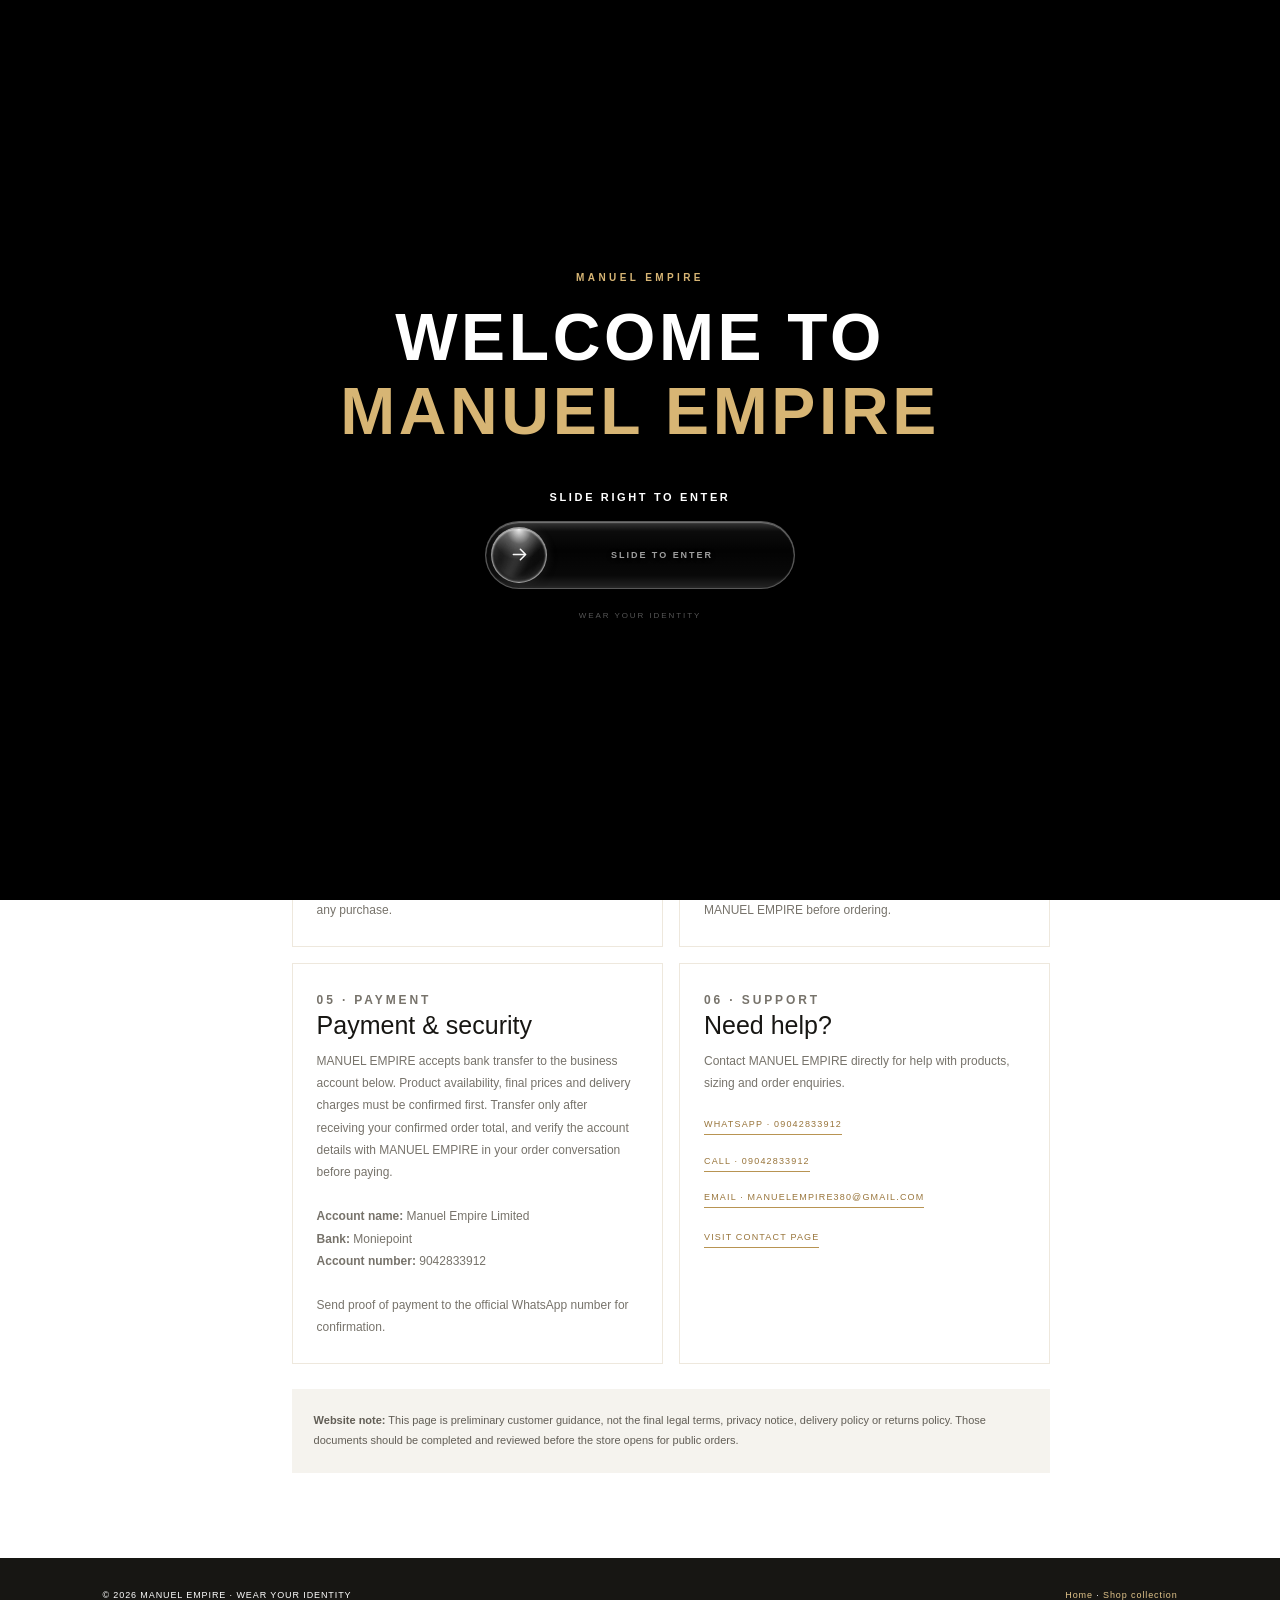
<file: customer-care.html>
<!doctype html>
<html lang="en">
<head>
<meta charset="UTF-8"><meta name="viewport" content="width=device-width,initial-scale=1"><meta name="theme-color" content="#ffffff">
<title>Customer Care | MANUEL EMPIRE</title>
<meta name="description" content="Helpful ordering, delivery, returns and payment information for MANUEL EMPIRE customers.">
<style>
:root{--gold:#b89452;--deep:#98743a;--ink:#171613;--muted:#77736b;--ivory:#f5f3ee}
*{box-sizing:border-box}body{margin:0;color:var(--ink);font-family:Arial,Helvetica,sans-serif}header{height:78px;position:sticky;top:0;z-index:5;display:flex;align-items:center;justify-content:space-between;padding:0 7vw;background:rgba(255,255,255,.8);backdrop-filter:blur(14px) saturate(1.5);-webkit-backdrop-filter:blur(14px) saturate(1.5)}
.brand{color:var(--ink);font:600 20px Georgia,serif;letter-spacing:.14em;text-decoration:none}.head-link,.text-link{color:var(--deep);font-size:9px;letter-spacing:.13em;text-transform:uppercase;text-decoration:none;border-bottom:1px solid var(--gold);padding-bottom:5px}
.hero{padding:82px 10vw 60px;background:var(--ivory)}.eyebrow{color:var(--deep);font-size:9px;font-weight:700;letter-spacing:.24em;text-transform:uppercase}.hero h1{max-width:700px;margin:15px 0;font:500 clamp(42px,7vw,72px)/.98 Georgia,serif;letter-spacing:-.045em}.hero p{max-width:520px;color:#625e56;font-size:13px;line-height:1.9}
main{max-width:1000px;margin:auto;padding:58px 7vw 85px}.care-list{display:grid;grid-template-columns:1fr 1fr;gap:16px}.care-item{padding:25px 24px;background:#fff;border:1px solid #eee8dd}.care-item h2{margin:0 0 10px;font:500 25px Georgia,serif}.care-item p{margin:0;color:var(--muted);font-size:12px;line-height:1.85}.notice{margin-top:25px;padding:22px;background:#f5f3ee;color:#625e56;font-size:11px;line-height:1.8}
footer{padding:32px 8vw;background:#171613;color:#fff;font-size:9px;letter-spacing:.1em;display:flex;justify-content:space-between;gap:20px;flex-wrap:wrap}footer a{color:#e2c58b;text-decoration:none}
@media(max-width:650px){header{height:66px;padding:0 18px}.brand{font-size:15px}.hero{padding:62px 22px 45px}main{padding:40px 18px 60px}.care-list{grid-template-columns:1fr}.care-item{padding:22px}footer{padding:28px 22px}}

html,body,body *{font-family:"Fabric Grotesk",Arial,sans-serif !important}
/* Keep page copy clear of the fixed left navigation dock. */
.hero{padding-left:calc(10vw + 62px)}
main{padding-left:calc(7vw + 62px)}
@media(max-width:650px){
 .hero{padding-left:78px!important;padding-right:22px!important}
 main{padding-left:78px!important;padding-right:18px!important}
}

/* Official MANUEL EMPIRE crown monogram */
.brand{display:inline-flex!important;align-items:center!important;justify-content:center!important;gap:10px!important}
.brand-mark{display:block;width:31px;height:42px;flex:0 0 auto;object-fit:contain;mix-blend-mode:screen;filter:drop-shadow(0 1px 2px rgba(184,148,82,.16))}
.brand span{display:inline-block}
@media(max-width:700px){.brand{gap:8px!important}.brand-mark{width:25px;height:34px}}

/* Official MANUEL EMPIRE crown monogram */
.brand{display:inline-flex!important;align-items:center!important;justify-content:center!important;gap:10px!important}
.brand-mark{display:block;width:31px;height:42px;flex:0 0 auto;object-fit:contain;mix-blend-mode:screen;filter:drop-shadow(0 1px 2px rgba(184,148,82,.16))}
.brand span{display:inline-block}
@media(max-width:700px){.brand{gap:8px!important}.brand-mark{width:25px;height:34px}}
</style>
<style id="me-accessibility-polish">a:focus-visible,button:focus-visible,[role="button"]:focus-visible,input:focus-visible,select:focus-visible,textarea:focus-visible{outline:2px solid #b89452!important;outline-offset:3px!important}::selection{background:#d9bd83;color:#171613}</style>
</head>
<body>
<nav class="side-nav" aria-label="Main navigation"><a class="nav-link" href="index.html" aria-label="Home" title="Home"><svg viewBox="0 0 24 24"><path d="m3 10 9-7 9 7M5 9v11h14V9M9 20v-7h6v7"/></svg></a><a class="nav-link" href="announcements.html" aria-label="Announcements" title="Announcements"><svg viewBox="0 0 24 24"><circle cx="12" cy="12" r="9"/><path d="M12 11v5M12 8h.01"/></svg></a><a class="nav-link" href="collection.html" aria-label="Collection" title="Collection"><svg viewBox="0 0 24 24"><path d="M4 7h16v13H4zM8 7V5a2 2 0 0 1 2-2h4a2 2 0 0 1 2 2v2"/></svg></a><a class="nav-link" href="#" aria-label="Browse categories" title="Categories" data-category-toggle><svg viewBox="0 0 24 24"><rect x="3" y="3" width="7" height="7" rx="1"/><rect x="14" y="3" width="7" height="7" rx="1"/><rect x="3" y="14" width="7" height="7" rx="1"/><rect x="14" y="14" width="7" height="7" rx="1"/></svg></a><a class="nav-link" href="cart.html" aria-label="Cart" title="Cart"><svg viewBox="0 0 24 24"><path d="M3 4h2l2.1 11.1a2 2 0 0 0 2 1.6h8.8a2 2 0 0 0 2-1.6L21 8H6"/><circle cx="10" cy="20" r="1"/><circle cx="18" cy="20" r="1"/></svg></a></nav>
<header><a class="brand" href="index.html"><img class="brand-mark" src="IMG_6461.png" alt=""><span>MANUEL EMPIRE</span></a><a class="head-link" href="contact.html">Contact</a></header>
<section class="hero"><p class="eyebrow">MANUEL EMPIRE · CUSTOMER CARE</p><h1>Good service starts with clarity.</h1><p>Here is what to expect when exploring the collection and preparing an order. We will publish exact policies once the business details are confirmed.</p></section>
<main><div class="care-list">
<article class="care-item"><p class="eyebrow">01 · ORDERS</p><h2>How ordering works</h2><p>Add your selected pieces, sizes and colours to your bag, then submit the order form. Your request opens in WhatsApp for you to review and send to MANUEL EMPIRE. The team will confirm your order before payment.</p></article>
<article class="care-item"><p class="eyebrow">02 · PRICING</p><h2>Prices & availability</h2><p>All listed products are ₦25,000 each. Sizes and colour options vary by piece, and availability is confirmed when you place an order. Contact MANUEL EMPIRE on WhatsApp before payment to confirm your selected item is available.</p></article>
<article class="care-item"><p class="eyebrow">03 · DELIVERY</p><h2>Delivery information</h2><p>Delivery locations, fees and estimated timelines have not yet been published. Confirm these details before completing any purchase.</p></article>
<article class="care-item"><p class="eyebrow">04 · RETURNS</p><h2>Returns & exchanges</h2><p>The official return and exchange conditions are still being prepared. Please confirm eligibility and time limits with MANUEL EMPIRE before ordering.</p></article>
<article class="care-item"><p class="eyebrow">05 · PAYMENT</p><h2>Payment & security</h2><p>MANUEL EMPIRE accepts bank transfer to the business account below. Product availability, final prices and delivery charges must be confirmed first. Transfer only after receiving your confirmed order total, and verify the account details with MANUEL EMPIRE in your order conversation before paying.<br><br><strong>Account name:</strong> Manuel Empire Limited<br><strong>Bank:</strong> Moniepoint<br><strong>Account number:</strong> 9042833912<br><br>Send proof of payment to the official WhatsApp number for confirmation.</p></article>
<article class="care-item"><p class="eyebrow">06 · SUPPORT</p><h2>Need help?</h2><p>Contact MANUEL EMPIRE directly for help with products, sizing and order enquiries.</p><p style="margin-top:18px"><a class="text-link" href="https://wa.me/2349042833912" target="_blank" rel="noopener">WhatsApp · 09042833912</a></p><p style="margin-top:14px"><a class="text-link" href="tel:+2349042833912">Call · 09042833912</a></p><p style="margin-top:14px"><a class="text-link" href="mailto:manuelempire380@gmail.com">Email · manuelempire380@gmail.com</a></p><p style="margin-top:18px"><a class="text-link" href="contact.html">Visit contact page</a></p></article>
</div><div class="notice"><strong>Website note:</strong> This page is preliminary customer guidance, not the final legal terms, privacy notice, delivery policy or returns policy. Those documents should be completed and reviewed before the store opens for public orders.</div></main>
<footer><span>© 2026 MANUEL EMPIRE · WEAR YOUR IDENTITY</span><span><a href="index.html">Home</a> · <a href="collection.html">Shop collection</a></span></footer>
<script src="nav.js?v=full-polish-20261128"></script>
</body></html>
</file>
